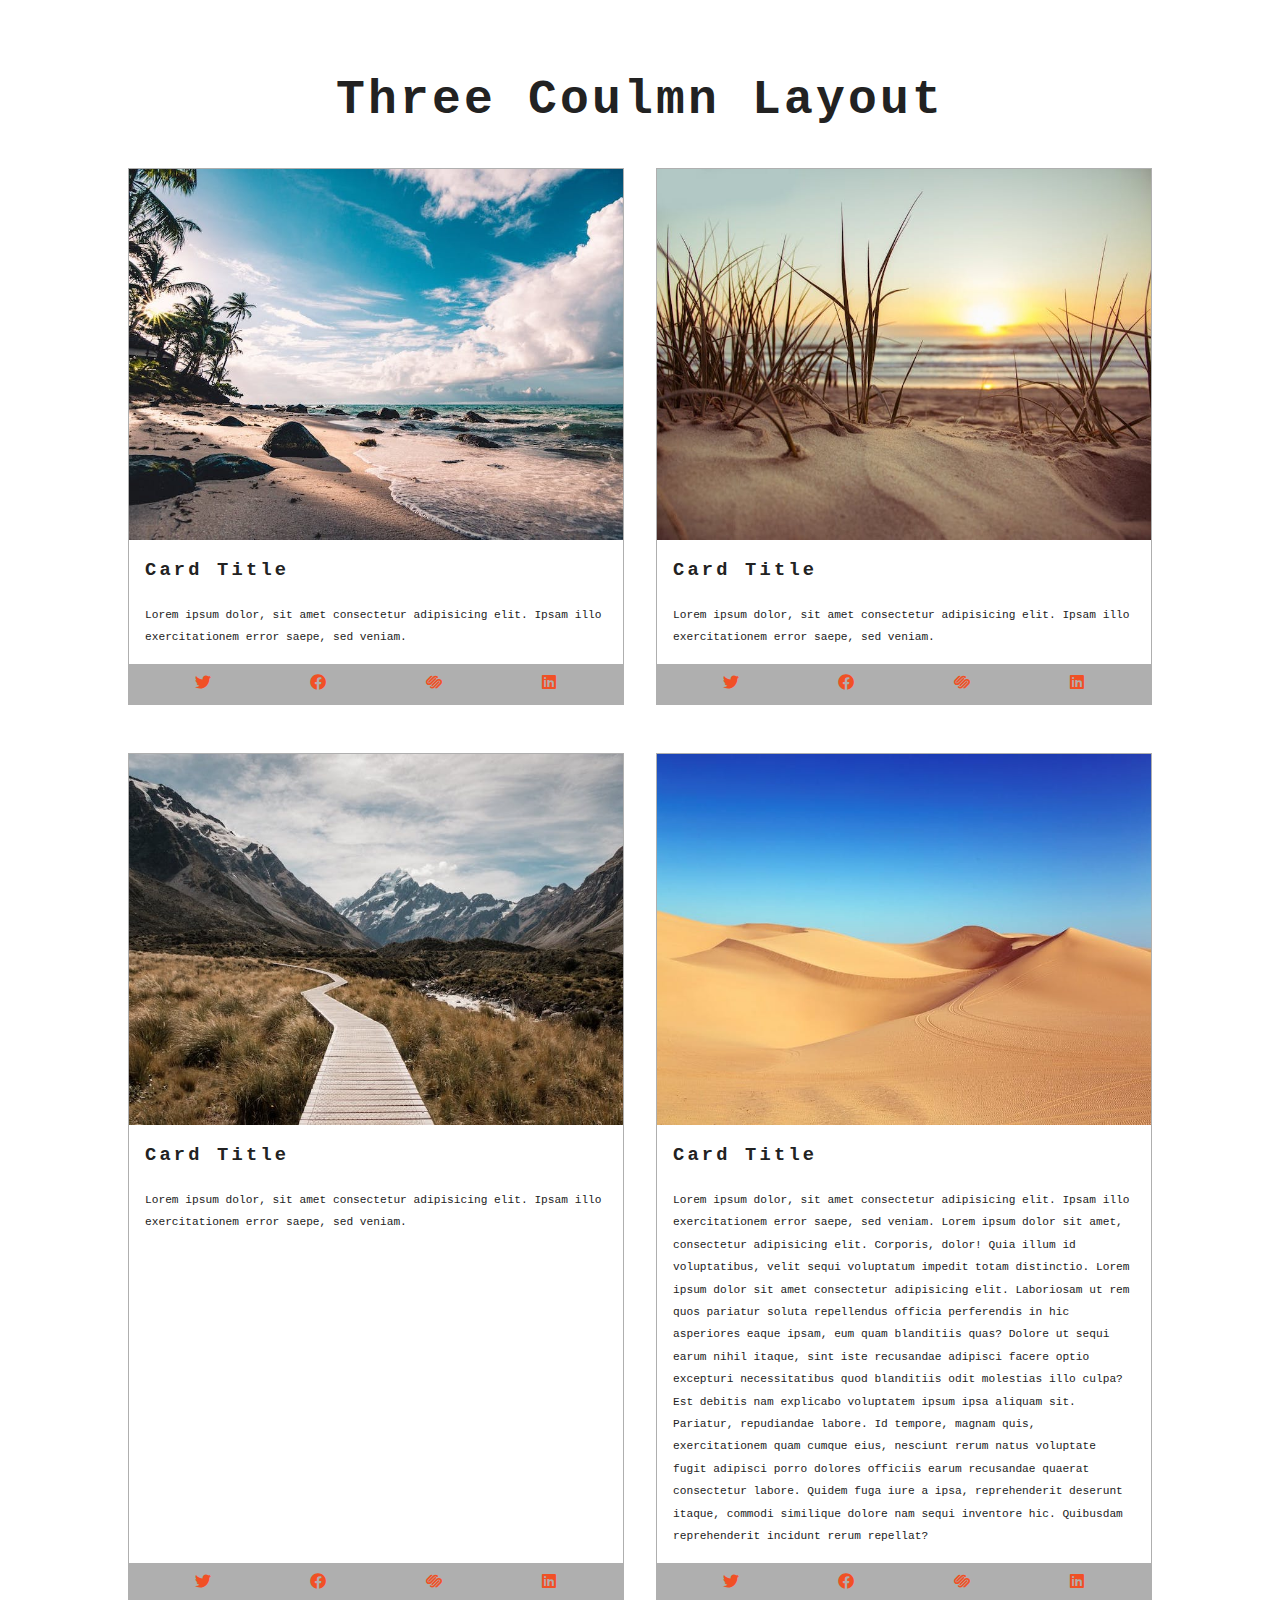
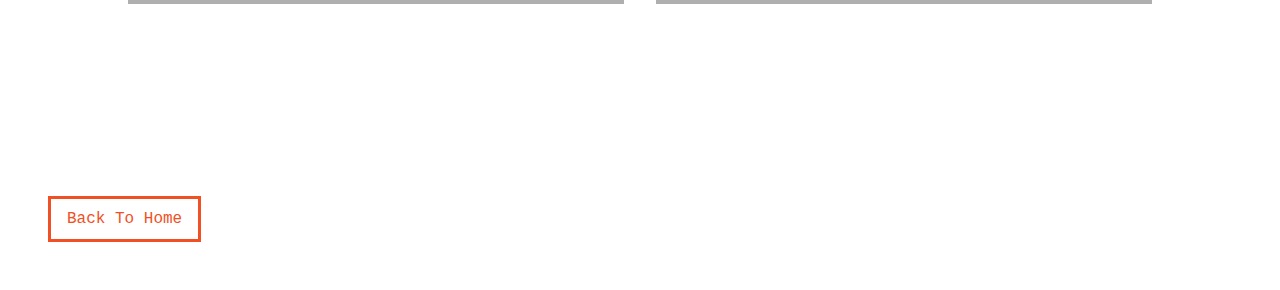
<file: cards.htm>
<!DOCTYPE html>
<html lang="en">
  <head>
    <meta charset="UTF-8" />
    <meta http-equiv="X-UA-Compatible" content="IE=edge" />
    <meta name="viewport" content="width=device-width, initial-scale=1.0" />
    <title>Cards Project</title>
    <!-- google font -->
    <link rel="preconnect" href="https://fonts.gstatic.com" crossorigin />
    <!-- font awsome -->
    <link
      rel="stylesheet"
      href="./fontawesome-free-5.9.0-web/css/all.min.css"
    />
    <!-- styles css -->
    <link rel="stylesheet" href="./styles.css" />
  </head>
  <body>
    <section class="cards">
      <div class="title">
        <h1>three coulmn layout</h1>
      </div>
      <div class="cards-center">
        <!-- Single card -->
        <article class="card">
          <img src="./images/size-image-1.jpeg" alt="an image" />
          <!-- card info -->
          <div class="card-info">
            <h3>card title</h3>
            <p>
              Lorem ipsum dolor, sit amet consectetur adipisicing elit. Ipsam
              illo exercitationem error saepe, sed veniam.
            </p>
          </div>
          <!-- card footer -->
          <div class="card-footer">
            <span><i class="fab fa-twitter"></i></span>
            <span><i class="fab fa-facebook"></i></span>
            <span><i class="fab fa-squarespace"></i></span>
            <span><i class="fab fa-linkedin"></i></span>
          </div>
        </article>
        <!-- End of single card -->
        <!-- Single card -->
        <article class="card">
          <img src="./images/size-image-2.jpeg" alt="an image" />
          <!-- card info -->
          <div class="card-info">
            <h3>card title</h3>
            <p>
              Lorem ipsum dolor, sit amet consectetur adipisicing elit. Ipsam
              illo exercitationem error saepe, sed veniam.
            </p>
          </div>
          <!-- card footer -->
          <div class="card-footer">
            <span><i class="fab fa-twitter"></i></span>
            <span><i class="fab fa-facebook"></i></span>
            <span><i class="fab fa-squarespace"></i></span>
            <span><i class="fab fa-linkedin"></i></span>
          </div>
        </article>
        <!-- End of single card -->
        <!-- Single card -->
        <article class="card">
          <img src="./images/size-image-3.jpeg" alt="an image" />
          <!-- card info -->
          <div class="card-info">
            <h3>card title</h3>
            <p>
              Lorem ipsum dolor, sit amet consectetur adipisicing elit. Ipsam
              illo exercitationem error saepe, sed veniam.
            </p>
          </div>
          <!-- card footer -->
          <div class="card-footer">
            <span><i class="fab fa-twitter"></i></span>
            <span><i class="fab fa-facebook"></i></span>
            <span><i class="fab fa-squarespace"></i></span>
            <span><i class="fab fa-linkedin"></i></span>
          </div>
        </article>
        <!-- End of single card -->
        <!-- Single card -->
        <article class="card">
          <img src="./images/size-image-4.jpeg" alt="an image" />
          <!-- card info -->
          <div class="card-info">
            <h3>card title</h3>
            <p>
              Lorem ipsum dolor, sit amet consectetur adipisicing elit. Ipsam
              illo exercitationem error saepe, sed veniam. Lorem ipsum dolor sit
              amet, consectetur adipisicing elit. Corporis, dolor! Quia illum id
              voluptatibus, velit sequi voluptatum impedit totam distinctio.
              Lorem ipsum dolor sit amet consectetur adipisicing elit.
              Laboriosam ut rem quos pariatur soluta repellendus officia
              perferendis in hic asperiores eaque ipsam, eum quam blanditiis
              quas? Dolore ut sequi earum nihil itaque, sint iste recusandae
              adipisci facere optio excepturi necessitatibus quod blanditiis
              odit molestias illo culpa? Est debitis nam explicabo voluptatem
              ipsum ipsa aliquam sit. Pariatur, repudiandae labore. Id tempore,
              magnam quis, exercitationem quam cumque eius, nesciunt rerum natus
              voluptate fugit adipisci porro dolores officiis earum recusandae
              quaerat consectetur labore. Quidem fuga iure a ipsa, reprehenderit
              deserunt itaque, commodi similique dolore nam sequi inventore hic.
              Quibusdam reprehenderit incidunt rerum repellat?
            </p>
          </div>
          <!-- card footer -->
          <div class="card-footer">
            <span><i class="fab fa-twitter"></i></span>
            <span><i class="fab fa-facebook"></i></span>
            <span><i class="fab fa-squarespace"></i></span>
            <span><i class="fab fa-linkedin"></i></span>
          </div>
        </article>
        <!-- End of single card -->
      </div>
    </section>
    <a href="index.htm" class="btn"> back to home </a>
  </body>
</html>
</file>
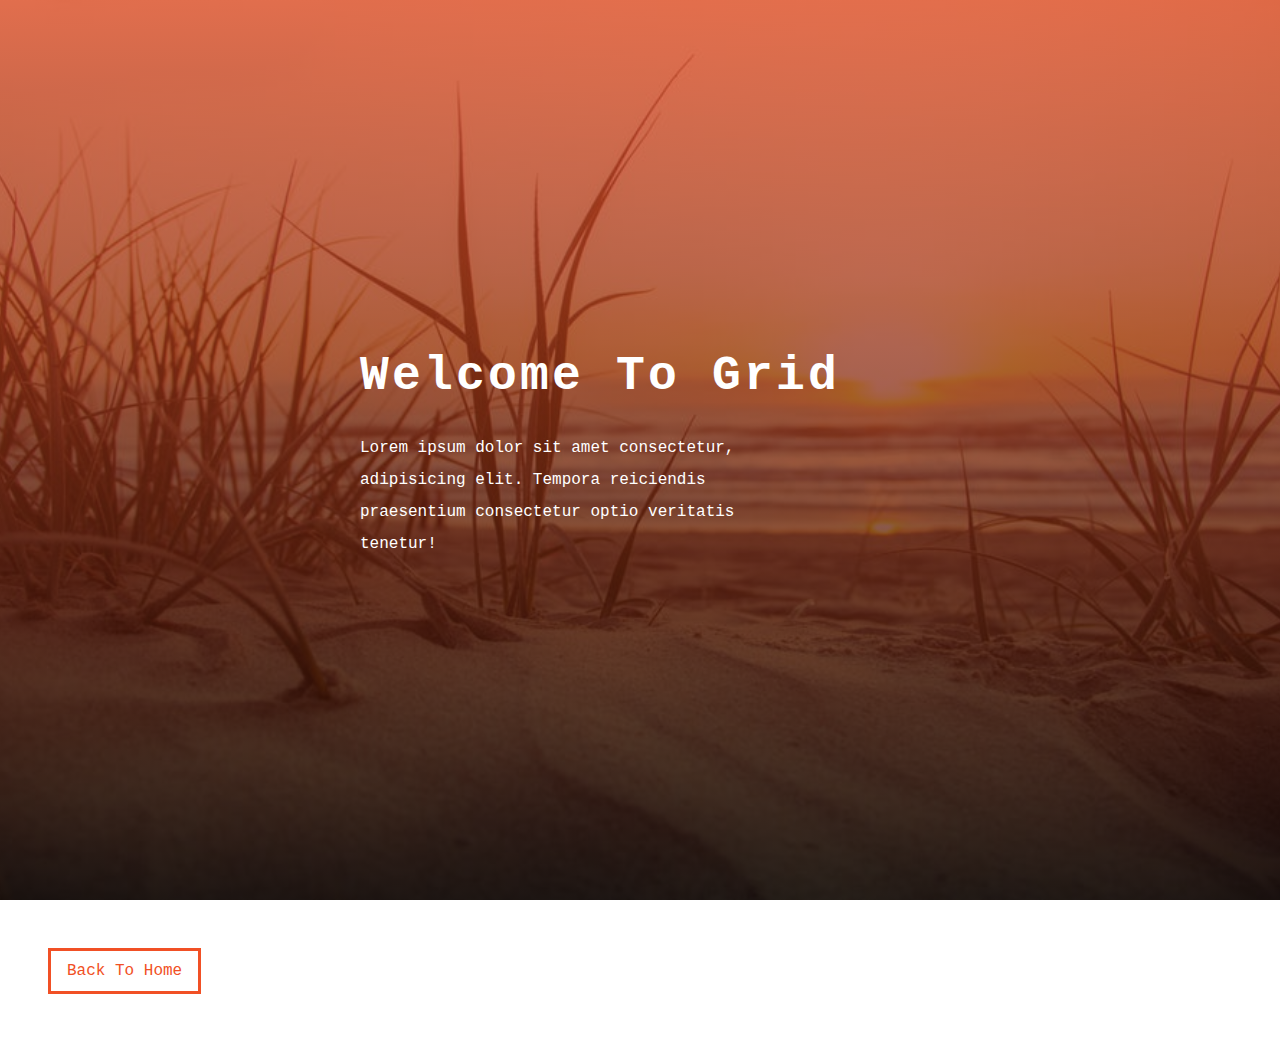
<file: hero.htm>
<!DOCTYPE html>
<html lang="en">
  <head>
    <meta charset="UTF-8" />
    <meta http-equiv="X-UA-Compatible" content="IE=edge" />
    <meta name="viewport" content="width=device-width, initial-scale=1.0" />
    <title>Hero Project</title>
    <!-- google font -->
    <link rel="preconnect" href="https://fonts.gstatic.com" crossorigin />
    <!-- font awsome -->
    <link
      rel="stylesheet"
      href="./fontawesome-free-5.9.0-web/css/all.min.css"
    />
    <!-- styles css -->
    <link rel="stylesheet" href="./styles.css" />
  </head>
  <body>
    <header class="hero-header">
      <div class="hero-banner">
        <h1>welcome to grid</h1>
        <p>
          Lorem ipsum dolor sit amet consectetur, adipisicing elit. Tempora
          reiciendis praesentium consectetur optio veritatis tenetur!
        </p>
      </div>
    </header>
    <a href="index.htm" class="btn"> back to home </a>
  </body>
</html>
</file>
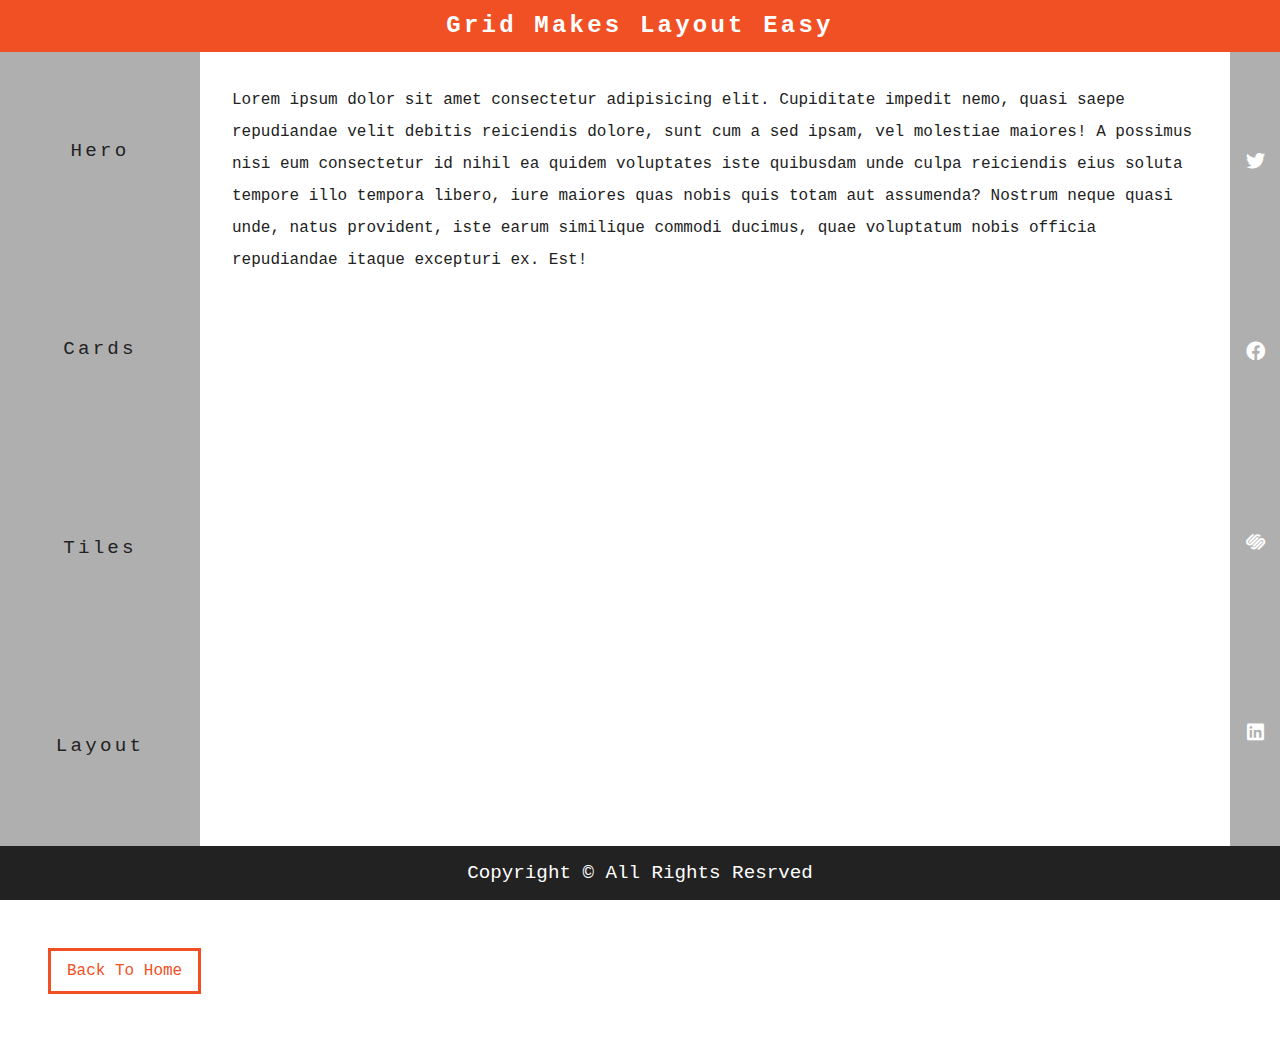
<file: layout.htm>
<!DOCTYPE html>
<html lang="en">
  <head>
    <meta charset="UTF-8" />
    <meta http-equiv="X-UA-Compatible" content="IE=edge" />
    <meta name="viewport" content="width=device-width, initial-scale=1.0" />
    <title>Layout Project</title>
    <!-- google font -->
    <link rel="preconnect" href="https://fonts.gstatic.com" crossorigin />
    <!-- font awsome -->
    <link
      rel="stylesheet"
      href="./fontawesome-free-5.9.0-web/css/all.min.css"
    />
    <!-- styles css -->
    <link rel="stylesheet" href="./styles.css" />
  </head>
  <body>
    <main class="main">
      <!-- Header -->
      <header class="haeder"><h2>grid makes layout easy</h2></header>
      <!-- navbar -->
      <nav class="navbar">
        <ul>
          <li>
            <a href="./hero.htm">Hero</a>
          </li>
          <li>
            <a href="./cards.htm">cards</a>
          </li>
          <li>
            <a href="./tiles.htm">tiles</a>
          </li>
          <li>
            <a href="./layout.htm">layout</a>
          </li>
        </ul>
      </nav>
      <!-- Content -->
      <section class="content">
        <p>
          Lorem ipsum dolor sit amet consectetur adipisicing elit. Cupiditate
          impedit nemo, quasi saepe repudiandae velit debitis reiciendis dolore,
          sunt cum a sed ipsam, vel molestiae maiores! A possimus nisi eum
          consectetur id nihil ea quidem voluptates iste quibusdam unde culpa
          reiciendis eius soluta tempore illo tempora libero, iure maiores quas
          nobis quis totam aut assumenda? Nostrum neque quasi unde, natus
          provident, iste earum similique commodi ducimus, quae voluptatum nobis
          officia repudiandae itaque excepturi ex. Est!
        </p>
      </section>
      <!-- sidebar -->
      <section class="sidebar">
        <span><i class="fab fa-twitter"></i></span>
        <span><i class="fab fa-facebook"></i></span>
        <span><i class="fab fa-squarespace"></i></span>
        <span><i class="fab fa-linkedin"></i></span>
      </section>
      <!-- footer -->
      <div class="footer">
        <p>copyright &copy; all rights resrved</p>
      </div>
    </main>
    <a href="index.htm" class="btn"> back to home </a>
  </body>
</html>
</file>
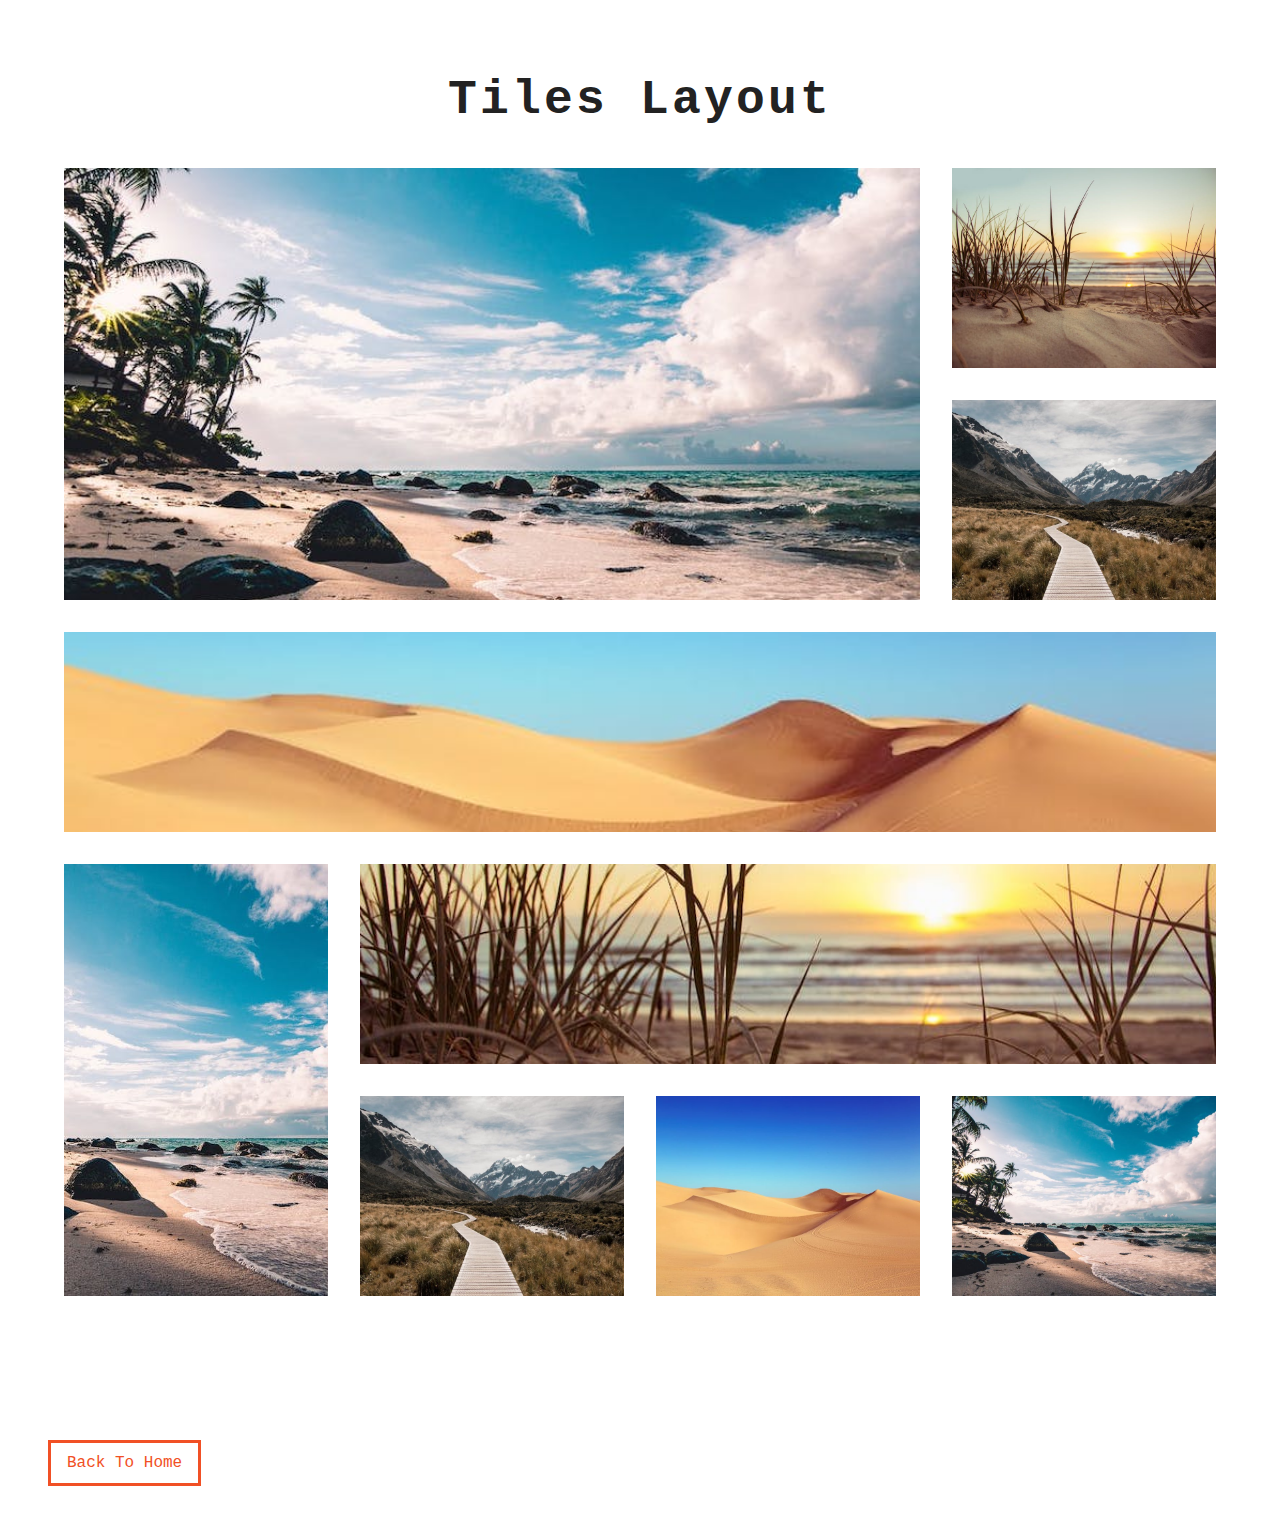
<file: tiles.htm>
<!DOCTYPE html>
<html lang="en">
  <head>
    <meta charset="UTF-8" />
    <meta http-equiv="X-UA-Compatible" content="IE=edge" />
    <meta name="viewport" content="width=device-width, initial-scale=1.0" />
    <title>Tiles Project</title>
    <!-- google font -->
    <link rel="preconnect" href="https://fonts.gstatic.com" crossorigin />
    <!-- font awsome -->
    <link
      rel="stylesheet"
      href="./fontawesome-free-5.9.0-web/css/all.min.css"
    />
    <!-- styles css -->
    <link rel="stylesheet" href="./styles.css" />
  </head>
  <body>
    <section class="tiles">
      <div class="title">
        <h1>tiles layout</h1>
      </div>
      <div class="tiles-center">
        <!-- Single tile -->
        <article class="tile-1">
          <img src="./images/size-image-1.jpeg" alt="Hi" />
        </article>
        <!-- End of single tile -->
        <!-- Single tile -->
        <article class="tile-2">
          <img src="./images/size-image-2.jpeg" alt="Hi" />
        </article>
        <!-- End of single tile -->
        <!-- Single tile -->
        <article class="tile-3">
          <img src="./images/size-image-3.jpeg" alt="Hi" />
        </article>
        <!-- End of single tile -->
        <!-- Single tile -->
        <article class="tile-4">
          <img src="./images/size-image-4.jpeg" alt="Hi" />
        </article>
        <!-- End of single tile -->
        <!-- Single tile -->
        <article class="tile-5">
          <img src="./images/size-image-1.jpeg" alt="Hi" />
        </article>
        <!-- End of single tile -->
        <!-- Single tile -->
        <article class="tile-6">
          <img src="./images/size-image-2.jpeg" alt="Hi" />
        </article>
        <!-- End of single tile -->
        <!-- Single tile -->
        <article class="tile-7">
          <img src="./images/size-image-3.jpeg" alt="Hi" />
        </article>
        <!-- End of single tile -->
        <!-- Single tile -->
        <article class="tile-8">
          <img src="./images/size-image-4.jpeg" alt="Hi" />
        </article>
        <!-- End of single tile -->
        <!-- Single tile -->
        <article class="tile-9">
          <img src="./images/size-image-1.jpeg" alt="Hi" />
        </article>
        <!-- End of single tile -->
      </div>
    </section>
    <a href="index.htm" class="btn"> back to home </a>
  </body>
</html>
</file>
<file: styles.css>
/* 
============
Variables
============
 */
:root {
  --primary-color: #f15025;
  --main-black: #222;
  --main-white: #fff;
  --of-white: #f7f7f7;
  --dark-grey: #afafaf;
  --main-transition: all 0.3s linear;
  --main-spacing: 0.2rem;
}

/* 
============
Global Styles
============
 */

* {
  margin: 0;
  padding: 0;
  box-sizing: border-box;
}

body {
  font-family: "Fira Code", monospace;
  color: var(--main-black);
  background-color: var(--main-white);
  line-height: 1.5;
}

a {
  text-decoration: none;
}

img {
  width: 100%;
  display: block;
}

h1,
h2,
h3 {
  text-transform: capitalize;
  letter-spacing: var(--main-spacing);
  margin-bottom: 1.25rem;
}

h1 {
  font-size: 3rem;
}

h2 {
  margin-bottom: 0;
}

p {
  font-weight: 300;
  font-size: 0.7rem;
  line-height: 2;
}

/* Button */
.btn {
  display: inline-block;
  padding: 0.5rem 1rem;
  text-transform: capitalize;
  border: 3px solid var(--primary-color);
  color: var(--primary-color);
  margin: 3rem;
  transition: var(--main-transition);
}
.btn:hover {
  background-color: var(--primary-color);
  color: var(--main-white);
}

/* 
============
Navbar
============
*/

.main-nav {
  background-color: var(--dark-grey);
  padding: 0 2rem;
}

.main-nav li {
  list-style: none;
}

.main-nav a {
  text-transform: capitalize;
  letter-spacing: var(--main-spacing);
  color: var(--primary-color);
  padding: 1rem 0;
  display: block;
  transition: var(--main-transition);
}

.main-nav a:hover {
  color: var(--main-black);
}

@media screen and (min-width: 992px) {
  .main-nav ul {
    max-width: 1170px;
    margin: 0 auto; /* align items at the center */
    display: grid;
    grid-template-columns: repeat(4, 1fr);
  }
  .main-nav a {
    text-transform: center;
  }
}
/* 
============
Hero
============
*/
.hero-header {
  min-height: 100vh;
  background-color: var(--primary-color);
  color: var(--main-white);
  display: grid;
  justify-content: center;
  align-items: center;
}

.hero-banner p {
  width: 80%;
  max-width: 560px;
  font-size: 1rem;
}
@media screen and (max-width: 600px) {
  .hero-banner {
    padding: 0 3rem;
  }
}
@media screen and (min-width: 768px) {
  .hero-header {
    background: linear-gradient(rgba(241, 80, 37, 0.75), rgba(0, 0, 0, 0.75)),
      url("./images/image-2.jpeg") center/cover fixed no-repeat;
  }
}

/* 
============
Cards
============
*/
.title {
  text-align: center;
}
.cards {
  padding: 4rem 0;
}
.cards-center {
  width: 80vw;
  max-width: 1170px;
  margin: 2rem auto;
}

.card {
  border: 1px solid var(--dark-grey);
  margin-bottom: 3rem;
}
.card-info {
  padding: 1rem;
}
.card-footer {
  background-color: var(--dark-grey);
  padding: 0.5rem 1rem;
  display: grid;
  grid-template-columns: repeat(4, 1fr);
  justify-items: center;
}
.card-footer span {
  color: var(--primary-color);
}

/*
----------------
Three columns layout with media query
----------------
*/

/* @media screen and (min-width: 768px) {
  .cards-center {
    display: grid;
    grid-template-columns: repeat(2, 1fr);
    column-gap: 2rem;
  }
}

@media screen and (min-width: 1170px) {
  .cards-center {
    grid-template-columns: repeat(3, 1fr);
  }
} */
.card {
  display: grid;
  grid-template-columns: 1fr;
  grid-template-rows: auto 1fr auto; /* in order to solve the height problem when adding more words */
}

/*
----------------------
Three coulmns layout with css grid
----------------------
*/

/* The calculation is depend on is "(1170px - 64px) / 3 = 368px" 1170px is the max-width of the parent of my cards, 64 because i want a 2rem gap between the cards and i divided them by 3 cause i want 3 columns layout*/
.cards-center {
  display: grid;
  column-gap: 2rem;
  grid-template-columns: repeat(auto-fill, minmax(368px, 1fr));
}

/* 
============
Tiles
============
*/
.tiles {
  padding: 4rem 0;
}
.tiles-center {
  width: 90vw;
  max-width: 1170px;
  display: grid;
  margin: 2rem auto;
  row-gap: 2rem;
}

@media screen and (min-width: 768px) {
  .tiles-center {
    grid-template-columns: repeat(2, 1fr);
    column-gap: 2rem;
  }
}

@media screen and (min-width: 992px) {
  .tiles-center {
    grid-template-columns: repeat(3, 1fr);
  }
}

@media screen and (min-width: 1170px) {
  .tiles-center {
    grid-template-columns: repeat(4, 1fr);
    grid-template-rows: repeat(5, 200px);
    grid-template-areas:
      "a a a b"
      "a a a c"
      "d d d d"
      "e f f f"
      "e g h i";
  }
  .tiles img {
    height: 100%; /* To make sure my images won't get bigger than the tile itself */
    object-fit: cover;
  }
  .tile-1 {
    grid-area: a;
  }
  .tile-2 {
    grid-area: b;
  }
  .tile-3 {
    grid-area: c;
  }
  .tile-4 {
    grid-area: d;
  }
  .tile-5 {
    grid-area: e;
  }
  .tile-6 {
    grid-area: f;
  }
  .tile-7 {
    grid-area: g;
  }
  .tile-8 {
    grid-area: h;
  }
  .tile-9 {
    grid-area: i;
  }
}

/* 
============
Layout
============
*/
.haeder {
  background-color: var(--primary-color);
  color: var(--main-white);
  text-align: center;
  padding: 0.5rem 0;
}
.navbar {
  background-color: var(--dark-grey);
}
.navbar li {
  list-style-type: none;
}
.navbar a {
  padding: 1rem;
  display: inline-block;
  text-transform: capitalize;
  letter-spacing: var(--main-spacing);
  font-size: 1.2rem;
  color: var(--main-black);
  transition: var(--main-transition);
}
.navbar a:hover {
  color: var(--main-white);
}

.content {
  padding: 2rem;
}
.content p {
  font-size: 1rem;
}
.sidebar {
  background-color: var(--primary-color);
  padding: 1rem 0;
  display: grid;
  grid-template-columns: repeat(4, 1fr);
  justify-items: center;
  color: var(--main-white);
  font-size: 1.2rem;
}
.footer {
  background-color: var(--main-black);
  color: var(--main-white);
  text-align: center;
  text-transform: capitalize;
  padding: 0.5rem 0;
}
.footer p {
  font-size: 1.2rem;
}
.main {
  min-height: 100vh;
  display: grid;
  grid-template-columns: 1fr;
  grid-template-rows: auto auto 1fr auto auto;
}
@media screen and (min-width: 768px) {
  .navbar ul {
    display: grid;
    grid-template-columns: repeat(4, 1fr);
    justify-items: center;
  }
}

@media screen and (min-width: 992px) {
  .main {
    display: grid;
    grid-template-columns: [start] 200px [col-1-end] 1fr [col-2-end] 50px [end];
    grid-template-rows: [start] auto [row-1-end] 1fr [row-2-end] auto [end];
  }
  .haeder {
    grid-column: start/end;
    grid-row: start/row-1-end;
  }
  .navbar {
    grid-column: start/col-1-end;
    grid-row: row-1-end/row-2-end;
  }
  .content {
    grid-column: col-1-end/col-2-end;
    grid-row: row-1-end/row-2-end;
  }
  .sidebar {
    grid-column: col-2-end/end;
    grid-row: row-1-end/row-2-end;
  }
  .footer {
    grid-column: start/end;
    grid-row: row-2-end/end;
  }
  .navbar ul {
    grid-template-columns: 1fr;
    align-items: center;
    min-height: 100%;
  }
  .sidebar {
    grid-template-columns: 1fr;
    min-height: 100%;
    align-items: center;
    background-color: var(--dark-grey);
  }
}
</file>
